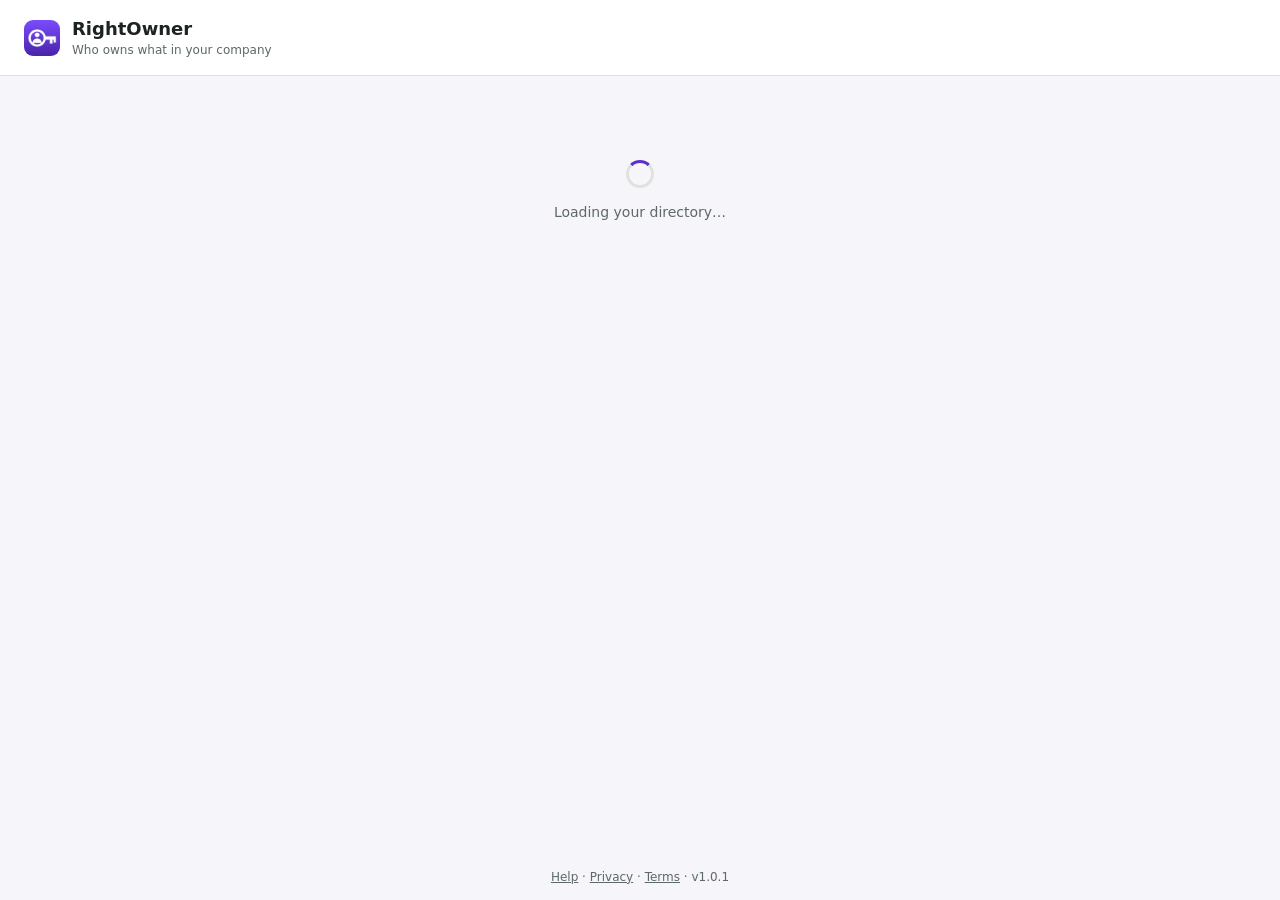
<file: index.html>
<!doctype html>
<html lang="en">
<head>
  <meta charset="utf-8">
  <meta name="viewport" content="width=device-width, initial-scale=1">
  <title>RightOwner</title>
  <link rel="icon" type="image/png" href="logo.png">
  <link rel="stylesheet" href="styles.css?v=1.0.1">
  <script src="config.js?v=1.0.1"></script>
  <script src="lib/MicrosoftTeams.min.js"></script>
  <script src="lib/msal-browser.min.js"></script>
</head>
<body>
  <header class="topbar">
    <div class="brand">
      <img class="logo" src="logo.png" alt="" width="36" height="36">
      <div>
        <h1>RightOwner</h1>
        <p class="tagline">Who owns what in your company</p>
      </div>
    </div>
    <div class="top-actions" id="topActions" hidden>
      <button class="btn primary" id="addBtn" type="button">+ Add item</button>
      <div class="menu-wrap">
        <button class="btn" id="moreBtn" type="button" aria-haspopup="true" aria-expanded="false">More ▾</button>
        <div class="menu" id="moreMenu" hidden>
          <button type="button" id="importBtn">Import from CSV</button>
          <button type="button" id="templateBtn">Download CSV template</button>
          <button type="button" id="exportBtn">Export to CSV</button>
          <button type="button" id="historyBtn">Activity history</button>
          <button type="button" id="refreshBtn">Refresh</button>
        </div>
      </div>
    </div>
  </header>

  <main id="main">
    <section class="state" id="loading">
      <div class="spinner" aria-hidden="true"></div>
      <p>Loading your directory…</p>
    </section>

    <section class="state" id="message" hidden>
      <h2 id="msgTitle"></h2>
      <p id="msgBody"></p>
      <div class="state-actions" id="msgActions"></div>
    </section>

    <section id="directory" hidden>
      <div class="toolbar">
        <input id="search" type="search" placeholder="Search: payroll, VPN, vendor contracts, a person's name…" autocomplete="off" aria-label="Search the directory">
        <div class="chips" role="tablist" aria-label="Filter">
          <button class="chip active" data-filter="all" role="tab" aria-selected="true">All <span id="countAll">0</span></button>
          <button class="chip" data-filter="attention" role="tab" aria-selected="false">Needs a new owner <span id="countAttention">0</span></button>
        </div>
      </div>
      <div id="cards" class="cards" aria-live="polite"></div>
      <div class="empty" id="empty" hidden>
        <h2 id="emptyTitle">No items yet</h2>
        <p id="emptyBody">Add your first item, or import a spreadsheet of owners.</p>
      </div>
    </section>
  </main>

  <footer class="foot">
    <a href="https://rubuild.com/support" target="_blank" rel="noopener">Help</a> ·
    <a href="https://rubuild.com/privacy" target="_blank" rel="noopener">Privacy</a> ·
    <a href="https://rubuild.com/terms" target="_blank" rel="noopener">Terms</a> ·
    <span id="ver"></span>
  </footer>

  <dialog id="itemDialog" aria-labelledby="dlgTitle">
    <form id="itemForm" method="dialog">
      <h2 id="dlgTitle">Add to the directory</h2>
      <label><span>What do people ask about? <span class="req">*</span></span>
        <input name="Title" required maxlength="255" placeholder="A system, task, vendor or budget, e.g. Payroll, VPN access">
      </label>
      <label><span>Team or area <span style="font-weight:400;color:var(--muted)">(optional)</span></span>
        <input name="Category" maxlength="100" list="categoryList" placeholder="e.g. Finance, IT, HR, Facilities">
        <datalist id="categoryList"></datalist>
      </label>
      <label><span>When should people contact the owner? <span style="font-weight:400;color:var(--muted)">(optional)</span></span>
        <textarea name="Description" rows="3" maxlength="2000" placeholder="e.g. Salary changes, payslip questions, new joiner setup"></textarea>
      </label>
      <div class="person-field" data-role="Owner">
        <label><span>Owner: the main person to ask <span class="req">*</span></span>
          <input class="person-input" placeholder="Type a colleague's name or email" autocomplete="off">
        </label>
        <ul class="suggest" hidden></ul>
      </div>
      <div class="person-field" data-role="Backup">
        <label><span>Backup: who to ask when the owner is away <span style="font-weight:400;color:var(--muted)">(optional)</span></span>
          <input class="person-input" placeholder="Type a colleague's name or email" autocomplete="off">
        </label>
        <ul class="suggest" hidden></ul>
      </div>
      <p class="form-error" id="formError" hidden></p>
      <div class="dlg-actions">
        <button type="button" class="btn danger" id="deleteBtn" hidden>Delete</button>
        <span class="spacer"></span>
        <button type="button" class="btn" id="cancelBtn">Cancel</button>
        <button type="submit" class="btn primary" id="saveBtn">Save</button>
      </div>
    </form>
  </dialog>

  <input type="file" id="csvFile" accept=".csv,text/csv" hidden>
  <div class="toast" id="toast" role="status" hidden></div>

  <script src="app.js?v=1.0.1-5"></script>
</body>
</html>
</file>
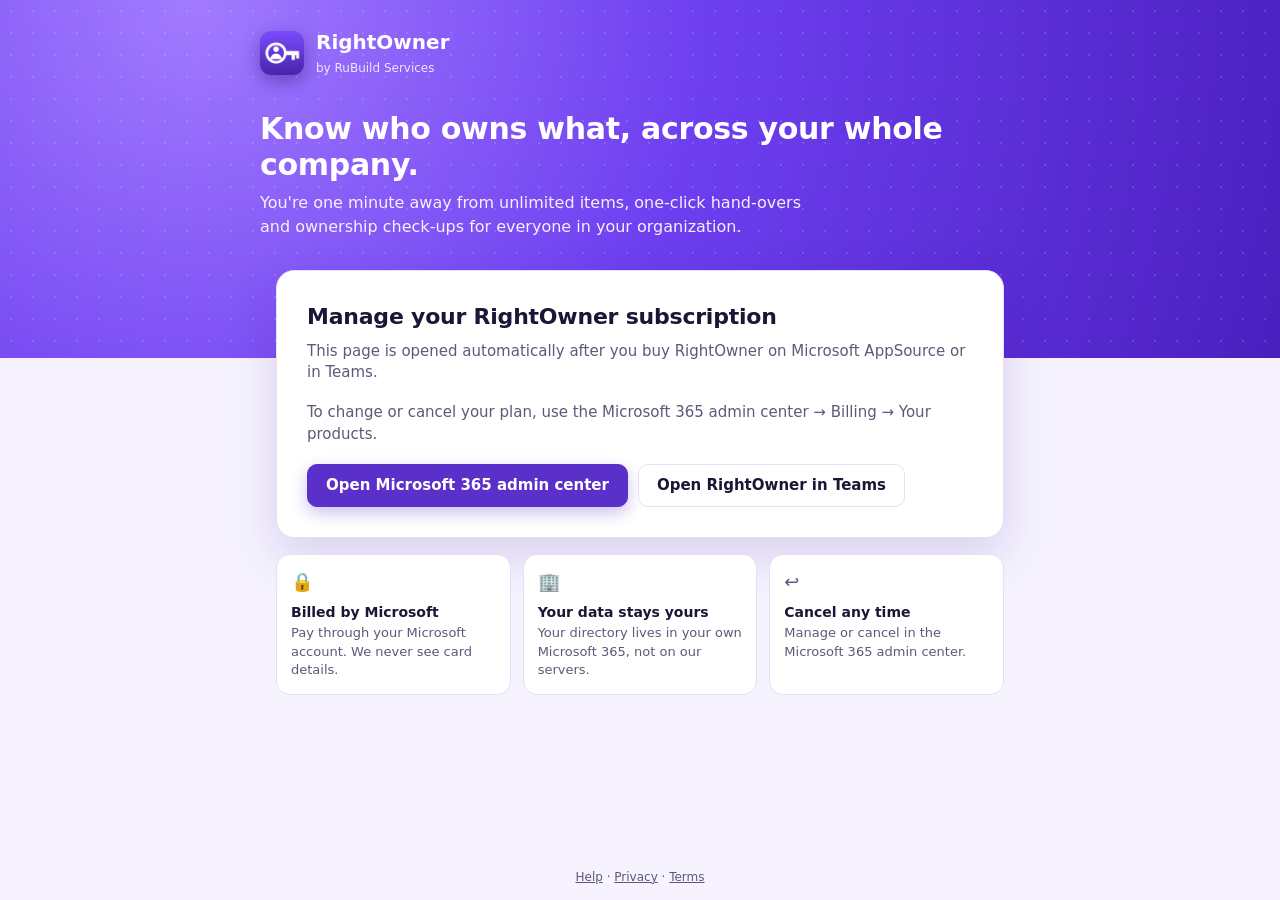
<file: landing.html>
<!doctype html>
<html lang="en">
<head>
  <meta charset="utf-8">
  <meta name="viewport" content="width=device-width, initial-scale=1">
  <title>Activate RightOwner</title>
  <link rel="icon" type="image/png" href="logo.png">
  <link rel="stylesheet" href="styles.css">
  <style>
    /* The purchase page is always light and branded, whatever the browser theme. */
    :root { color-scheme: light; }
    body.landing {
      --bg: #f6f3ff; --surface: #ffffff; --text: #1d1535; --muted: #5f5878; --line: #e6e0f5;
      --brand: #5b2fc9; --brand-ink: #ffffff; --brand-soft: #efe9ff; --danger: #b3261e;
      background: #f6f3ff; color: var(--text); min-height: 100vh;
    }
    .hero {
      background: radial-gradient(circle at 15% 0%, #a27bff 0%, #6e3ff0 45%, #4a1fbf 100%);
      color: #fff; padding: 28px 24px 120px; position: relative; overflow: hidden;
    }
    .hero::after {
      content: ""; position: absolute; inset: 0;
      background-image: radial-gradient(rgba(255,255,255,.14) 1px, transparent 1px);
      background-size: 22px 22px; pointer-events: none;
    }
    .hero-inner { max-width: 760px; margin: 0 auto; position: relative; z-index: 1; }
    .hero-brand { display: flex; align-items: center; gap: 12px; }
    .hero-brand img { width: 44px; height: 44px; border-radius: 11px; box-shadow: 0 6px 18px rgba(20,0,80,.35); }
    .hero-brand b { font-size: 20px; display: block; }
    .hero-brand span { font-size: 12px; opacity: .85; }
    .hero h1 { font-size: 30px; line-height: 1.2; margin: 34px 0 8px; letter-spacing: -.01em; }
    .hero p { margin: 0; font-size: 16px; opacity: .92; max-width: 560px; }

    .wrap { max-width: 760px; margin: -88px auto 40px; padding: 0 16px; position: relative; z-index: 2; }
    .steps { display: flex; gap: 8px; margin-bottom: 14px; }
    .step {
      flex: 1; display: flex; align-items: center; gap: 8px; background: rgba(255,255,255,.16);
      color: #fff; border-radius: 999px; padding: 7px 12px; font-size: 13px; font-weight: 600;
      backdrop-filter: blur(4px);
    }
    .step i {
      font-style: normal; width: 22px; height: 22px; border-radius: 50%; display: grid; place-items: center;
      background: rgba(255,255,255,.25); font-size: 12px; flex: none;
    }
    .step.on { background: #fff; color: var(--brand); }
    .step.on i { background: var(--brand); color: #fff; }
    .step.done i { background: #22c55e; color: #fff; }

    .panel {
      background: #fff; border-radius: 18px; padding: 30px; border: 1px solid var(--line);
      box-shadow: 0 18px 50px rgba(60,20,140,.16);
    }
    .panel h2 { margin: 0 0 8px; font-size: 22px; letter-spacing: -.01em; }
    .panel p { color: var(--muted); margin: 0 0 18px; font-size: 15px; }
    .panel .btn { padding: 10px 18px; border-radius: 10px; font-size: 15px; }
    .panel .btn.primary { box-shadow: 0 6px 16px rgba(91,47,201,.3); }
    .ms-btn { display: inline-flex; align-items: center; gap: 10px; }
    .ms-logo { display: grid; grid-template-columns: 8px 8px; gap: 2px; }
    .ms-logo b { width: 8px; height: 8px; display: block; }

    .plan-card {
      display: flex; align-items: center; gap: 16px; border: 1px solid var(--line); border-radius: 14px;
      padding: 16px; margin: 0 0 18px; background: linear-gradient(135deg, #faf8ff, #f1ebff);
    }
    .plan-card img { width: 52px; height: 52px; border-radius: 13px; }
    .plan-card .pn { font-weight: 800; font-size: 18px; }
    .plan-card .pt { color: var(--muted); font-size: 13px; margin-top: 2px; }
    .pill { margin-left: auto; background: #dcfce7; color: #166534; font-weight: 700; font-size: 12px; padding: 4px 10px; border-radius: 999px; white-space: nowrap; }
    dl.details { display: grid; grid-template-columns: max-content 1fr; gap: 10px 18px; margin: 0 0 22px; font-size: 14px; }
    dl.details dt { color: var(--muted); font-weight: 600; }
    dl.details dd { margin: 0; word-break: break-word; }
    .actions { display: flex; gap: 10px; flex-wrap: wrap; align-items: center; }
    a.btn { text-decoration: none; color: var(--text); display: inline-block; }
    a.btn.primary { color: #fff; }
    .err { color: var(--danger); font-weight: 600; }
    .ok {
      width: 56px; height: 56px; border-radius: 50%; background: #dcfce7; color: #16a34a;
      display: grid; place-items: center; font-size: 30px; font-weight: 800; margin-bottom: 14px;
    }
    .next { background: var(--brand-soft); border-radius: 12px; padding: 14px 16px; margin: 0 0 20px; font-size: 14px; color: var(--text); }
    .next ol { margin: 6px 0 0; padding-left: 20px; }
    .next li { margin: 4px 0; }

    .trust { display: grid; grid-template-columns: repeat(3, 1fr); gap: 12px; margin-top: 16px; }
    .trust div { background: #fff; border: 1px solid var(--line); border-radius: 14px; padding: 14px; font-size: 13px; color: var(--muted); }
    .trust b { display: block; color: var(--text); font-size: 14px; margin-bottom: 2px; }
    .trust .ic { font-size: 18px; margin-bottom: 6px; display: block; }
    .foot { color: var(--muted); }
    .spinner { border-color: var(--line); border-top-color: var(--brand); }

    @media (max-width: 620px) {
      .hero h1 { font-size: 24px; }
      .steps .step span { display: none; }
      .trust { grid-template-columns: 1fr; }
      .panel { padding: 22px; }
      .pill { display: none; }
    }
  </style>
  <script src="config.js"></script>
  <script src="lib/msal-browser.min.js"></script>
</head>
<body class="landing">
  <header class="hero">
    <div class="hero-inner">
      <div class="hero-brand">
        <img src="logo.png" alt="">
        <div><b>RightOwner</b><span>by RuBuild Services</span></div>
      </div>
      <h1>Know who owns what, across your whole company.</h1>
      <p>You're one minute away from unlimited items, one-click hand-overs and ownership check-ups for everyone in your organization.</p>
    </div>
  </header>

  <main class="wrap">
    <div class="steps" aria-label="Progress">
      <div class="step" data-step="1"><i>1</i><span>Sign in</span></div>
      <div class="step" data-step="2"><i>2</i><span>Confirm</span></div>
      <div class="step" data-step="3"><i>3</i><span>Start using it</span></div>
    </div>

    <section class="panel" id="panel" aria-live="polite">
      <div class="spinner" aria-hidden="true"></div>
      <p>Loading…</p>
    </section>

    <div class="trust">
      <div><span class="ic">🔒</span><b>Billed by Microsoft</b>Pay through your Microsoft account. We never see card details.</div>
      <div><span class="ic">🏢</span><b>Your data stays yours</b>Your directory lives in your own Microsoft 365, not on our servers.</div>
      <div><span class="ic">↩️</span><b>Cancel any time</b>Manage or cancel in the Microsoft 365 admin center.</div>
    </div>
  </main>

  <footer class="foot">
    <a href="https://rubuild.com/support" target="_blank" rel="noopener">Help</a> ·
    <a href="https://rubuild.com/privacy" target="_blank" rel="noopener">Privacy</a> ·
    <a href="https://rubuild.com/terms" target="_blank" rel="noopener">Terms</a>
  </footer>

  <script src="landing.js"></script>
</body>
</html>
</file>
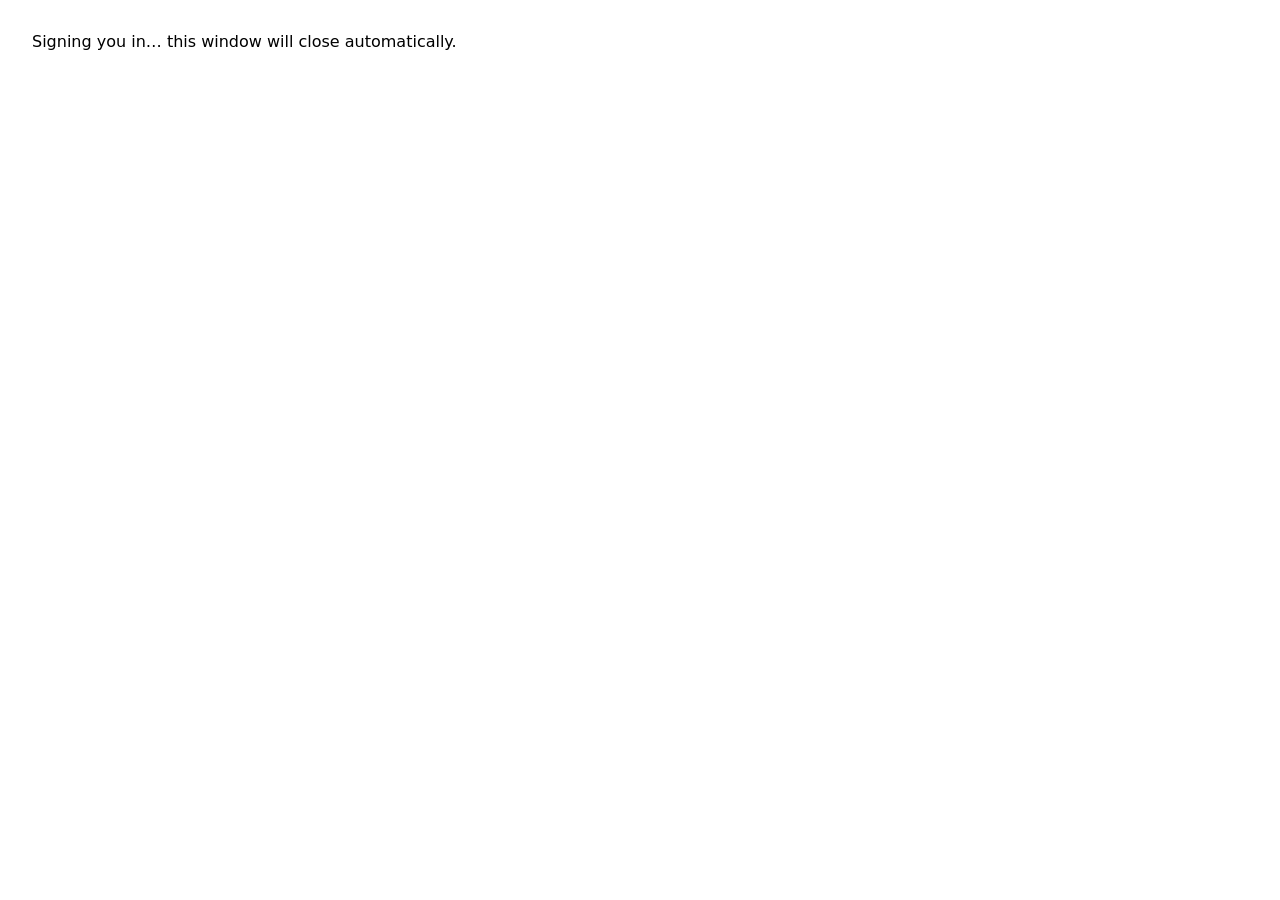
<file: redirect.html>
<!doctype html>
<html lang="en"><head><meta charset="utf-8"><title>Signing in…</title></head>
<body style="font-family:Segoe UI,system-ui,sans-serif;padding:24px">Signing you in… this window will close automatically.</body></html>
</file>
<file: styles.css>
:root {
  --bg: #f6f5fa;
  --surface: #ffffff;
  --text: #1c2321;
  --muted: #5d6965;
  --line: #dfe3e0;
  --brand: #5b2fc9;
  --brand-ink: #ffffff;
  --brand-soft: #efeaff;
  --warn: #9a5b00;
  --warn-soft: #fdf0dc;
  --danger: #b3261e;
  --focus: #5b2fc9;
  --radius: 10px;
  --shadow: 0 1px 2px rgba(0,0,0,.06), 0 2px 8px rgba(0,0,0,.04);
}
body.theme-dark {
  --bg: #1f1f1f;
  --surface: #292929;
  --text: #f0f0f0;
  --muted: #b3b3b3;
  --line: #3d3d3d;
  --brand: #b9a4ff;
  --brand-ink: #1e1240;
  --brand-soft: #2a2142;
  --warn: #f2b75c;
  --warn-soft: #3a2c14;
  --danger: #ff8a80;
  --focus: #b9a4ff;
  --shadow: none;
}
body.theme-contrast {
  --bg: #000000;
  --surface: #000000;
  --text: #ffffff;
  --muted: #ffffff;
  --line: #ffffff;
  --brand: #ffff00;
  --brand-ink: #000000;
  --brand-soft: #000000;
  --warn: #ffff00;
  --warn-soft: #000000;
  --danger: #ff6b6b;
  --focus: #00ffff;
  --shadow: none;
}

* { box-sizing: border-box; }
html, body { margin: 0; }
body {
  font-family: "Segoe UI", system-ui, -apple-system, sans-serif;
  font-size: 14px;
  line-height: 1.45;
  background: var(--bg);
  color: var(--text);
  min-height: 100vh;
  display: flex;
  flex-direction: column;
}
button, input, textarea { font: inherit; color: inherit; }
:focus-visible { outline: 2px solid var(--focus); outline-offset: 2px; }
[hidden] { display: none !important; }

.topbar {
  display: flex; align-items: center; justify-content: space-between; gap: 16px;
  padding: 16px 24px; background: var(--surface); border-bottom: 1px solid var(--line);
  flex-wrap: wrap;
}
.brand { display: flex; align-items: center; gap: 12px; }
.logo { width: 36px; height: 36px; border-radius: 9px; display: block; flex: none; }
.brand h1 { margin: 0; font-size: 18px; font-weight: 700; }
.tagline { margin: 0; color: var(--muted); font-size: 12px; }
.top-actions { display: flex; gap: 8px; align-items: center; }

.btn {
  border: 1px solid var(--line); background: var(--surface); border-radius: 6px;
  padding: 7px 14px; cursor: pointer; font-weight: 600;
}
.btn:hover { border-color: var(--muted); }
.btn.primary { background: var(--brand); color: var(--brand-ink); border-color: var(--brand); }
.btn.primary:hover { filter: brightness(1.08); }
.btn.danger { color: var(--danger); }
.btn:disabled { opacity: .55; cursor: default; }

.menu-wrap { position: relative; }
.menu {
  position: absolute; right: 0; top: calc(100% + 6px); z-index: 20; min-width: 210px;
  background: var(--surface); border: 1px solid var(--line); border-radius: 8px; box-shadow: var(--shadow);
  padding: 4px; display: flex; flex-direction: column;
}
.menu button { text-align: left; background: none; border: 0; padding: 8px 10px; border-radius: 6px; cursor: pointer; }
.menu button:hover { background: var(--brand-soft); }

main { flex: 1; width: 100%; max-width: 1100px; margin: 0 auto; padding: 20px 24px; }

.state { text-align: center; padding: 64px 16px; max-width: 560px; margin: 0 auto; }
.state h2 { margin: 0 0 8px; font-size: 20px; }
.state p { color: var(--muted); margin: 0 0 20px; }
.state-actions { display: flex; gap: 10px; justify-content: center; flex-wrap: wrap; }
.spinner {
  width: 28px; height: 28px; margin: 0 auto 14px; border-radius: 50%;
  border: 3px solid var(--line); border-top-color: var(--brand); animation: spin .8s linear infinite;
}
@keyframes spin { to { transform: rotate(360deg); } }

.toolbar { display: flex; flex-direction: column; gap: 12px; margin-bottom: 18px; }
#search {
  width: 100%; padding: 11px 14px; border: 1px solid var(--line); border-radius: var(--radius);
  background: var(--surface); font-size: 15px;
}
.chips { display: flex; gap: 8px; flex-wrap: wrap; }
.chip {
  border: 1px solid var(--line); background: var(--surface); border-radius: 999px; padding: 4px 12px;
  cursor: pointer; font-weight: 600; color: var(--muted);
}
.chip span { font-weight: 700; margin-left: 4px; }
.chip.active { background: var(--brand-soft); border-color: var(--brand); color: var(--text); }

.cards { display: grid; grid-template-columns: repeat(auto-fill, minmax(300px, 1fr)); gap: 14px; }
.card {
  background: var(--surface); border: 1px solid var(--line); border-radius: var(--radius);
  padding: 16px; box-shadow: var(--shadow); display: flex; flex-direction: column; gap: 10px;
}
.card.attention { border-left: 4px solid var(--warn); }
.card-head { display: flex; align-items: flex-start; justify-content: space-between; gap: 8px; }
.card h3 { margin: 0; font-size: 16px; word-break: break-word; }
.cat {
  font-size: 11px; font-weight: 700; text-transform: uppercase; letter-spacing: .04em;
  color: var(--brand); background: var(--brand-soft); padding: 2px 8px; border-radius: 999px; white-space: nowrap;
}
.desc { margin: 0; color: var(--muted); white-space: pre-wrap; word-break: break-word; }
.person { display: flex; align-items: center; gap: 10px; }
.avatar {
  width: 32px; height: 32px; border-radius: 50%; background: var(--brand-soft); color: var(--brand);
  display: grid; place-items: center; font-weight: 700; font-size: 12px; flex: none;
}
.person-info { min-width: 0; flex: 1; }
.role { font-size: 11px; font-weight: 700; color: var(--muted); text-transform: uppercase; letter-spacing: .04em; }
.pname { font-weight: 600; overflow: hidden; text-overflow: ellipsis; white-space: nowrap; }
.pmeta { color: var(--muted); font-size: 12px; overflow: hidden; text-overflow: ellipsis; white-space: nowrap; }
.flag { color: var(--warn); background: var(--warn-soft); font-size: 12px; font-weight: 600; padding: 2px 8px; border-radius: 6px; display: inline-block; }
.card-actions { display: flex; gap: 6px; flex-wrap: wrap; margin-top: auto; padding-top: 4px; }
.link-btn {
  background: none; border: 1px solid var(--line); border-radius: 6px; padding: 4px 10px; cursor: pointer;
  font-size: 13px; font-weight: 600;
}
.link-btn:hover { border-color: var(--brand); color: var(--brand); }
.link-btn.edit { margin-left: auto; }

.empty { text-align: center; padding: 48px 16px; color: var(--muted); }
.empty h2 { color: var(--text); font-size: 18px; margin: 0 0 6px; }

.foot { text-align: center; color: var(--muted); font-size: 12px; padding: 14px; }
.foot a { color: var(--muted); }

dialog {
  border: 1px solid var(--line); border-radius: 12px; padding: 0; width: min(520px, calc(100vw - 32px));
  background: var(--surface); color: var(--text);
}
dialog::backdrop { background: rgba(0,0,0,.35); }
#itemForm { padding: 20px 22px; display: flex; flex-direction: column; gap: 12px; }
#itemForm h2 { margin: 0 0 4px; font-size: 18px; }
#itemForm label { display: flex; flex-direction: column; gap: 4px; font-weight: 600; font-size: 13px; }
#itemForm input, #itemForm textarea {
  border: 1px solid var(--line); border-radius: 6px; padding: 8px 10px; background: var(--bg); font-weight: 400;
}
.req { color: var(--danger); }
.person-field { position: relative; }
.suggest {
  position: absolute; left: 0; right: 0; top: 100%; z-index: 30; list-style: none; margin: 4px 0 0; padding: 4px;
  background: var(--surface); border: 1px solid var(--line); border-radius: 8px; box-shadow: var(--shadow);
  max-height: 220px; overflow: auto;
}
.suggest li { padding: 7px 9px; border-radius: 6px; cursor: pointer; }
.suggest li:hover, .suggest li.active { background: var(--brand-soft); }
.suggest .s-meta { color: var(--muted); font-size: 12px; }
.chosen { font-size: 12px; color: var(--brand); font-weight: 600; margin-top: 2px; }
.form-error { color: var(--danger); margin: 0; font-weight: 600; }
.dlg-actions { display: flex; gap: 8px; align-items: center; margin-top: 6px; }
.spacer { flex: 1; }

.toast {
  position: fixed; left: 50%; bottom: 24px; transform: translateX(-50%); z-index: 50;
  background: var(--text); color: var(--bg); padding: 10px 16px; border-radius: 8px; font-weight: 600;
  max-width: calc(100vw - 32px); box-shadow: 0 4px 16px rgba(0,0,0,.2);
}

@media (max-width: 560px) {
  .topbar, main { padding-left: 16px; padding-right: 16px; }
  .cards { grid-template-columns: 1fr; }
}

/* Inside Teams the app name and icon are already shown by Teams, so hide our own brand block. */
.in-teams .brand { display: none; }
.in-teams .topbar { justify-content: flex-end; }
.in-teams .topbar:has(> #topActions[hidden]) { display: none; }

/* In-app confirm box (Teams blocks the browser's own confirm pop-up). */
.confirm-dlg { width: min(420px, calc(100vw - 32px)); padding: 20px 22px; }
.confirm-dlg p { margin: 0 0 14px; white-space: pre-line; line-height: 1.45; }
.btn.danger-solid { background: var(--danger); color: #fff; border-color: var(--danger); }
.btn.danger-solid:hover { filter: brightness(1.08); }
</file>
